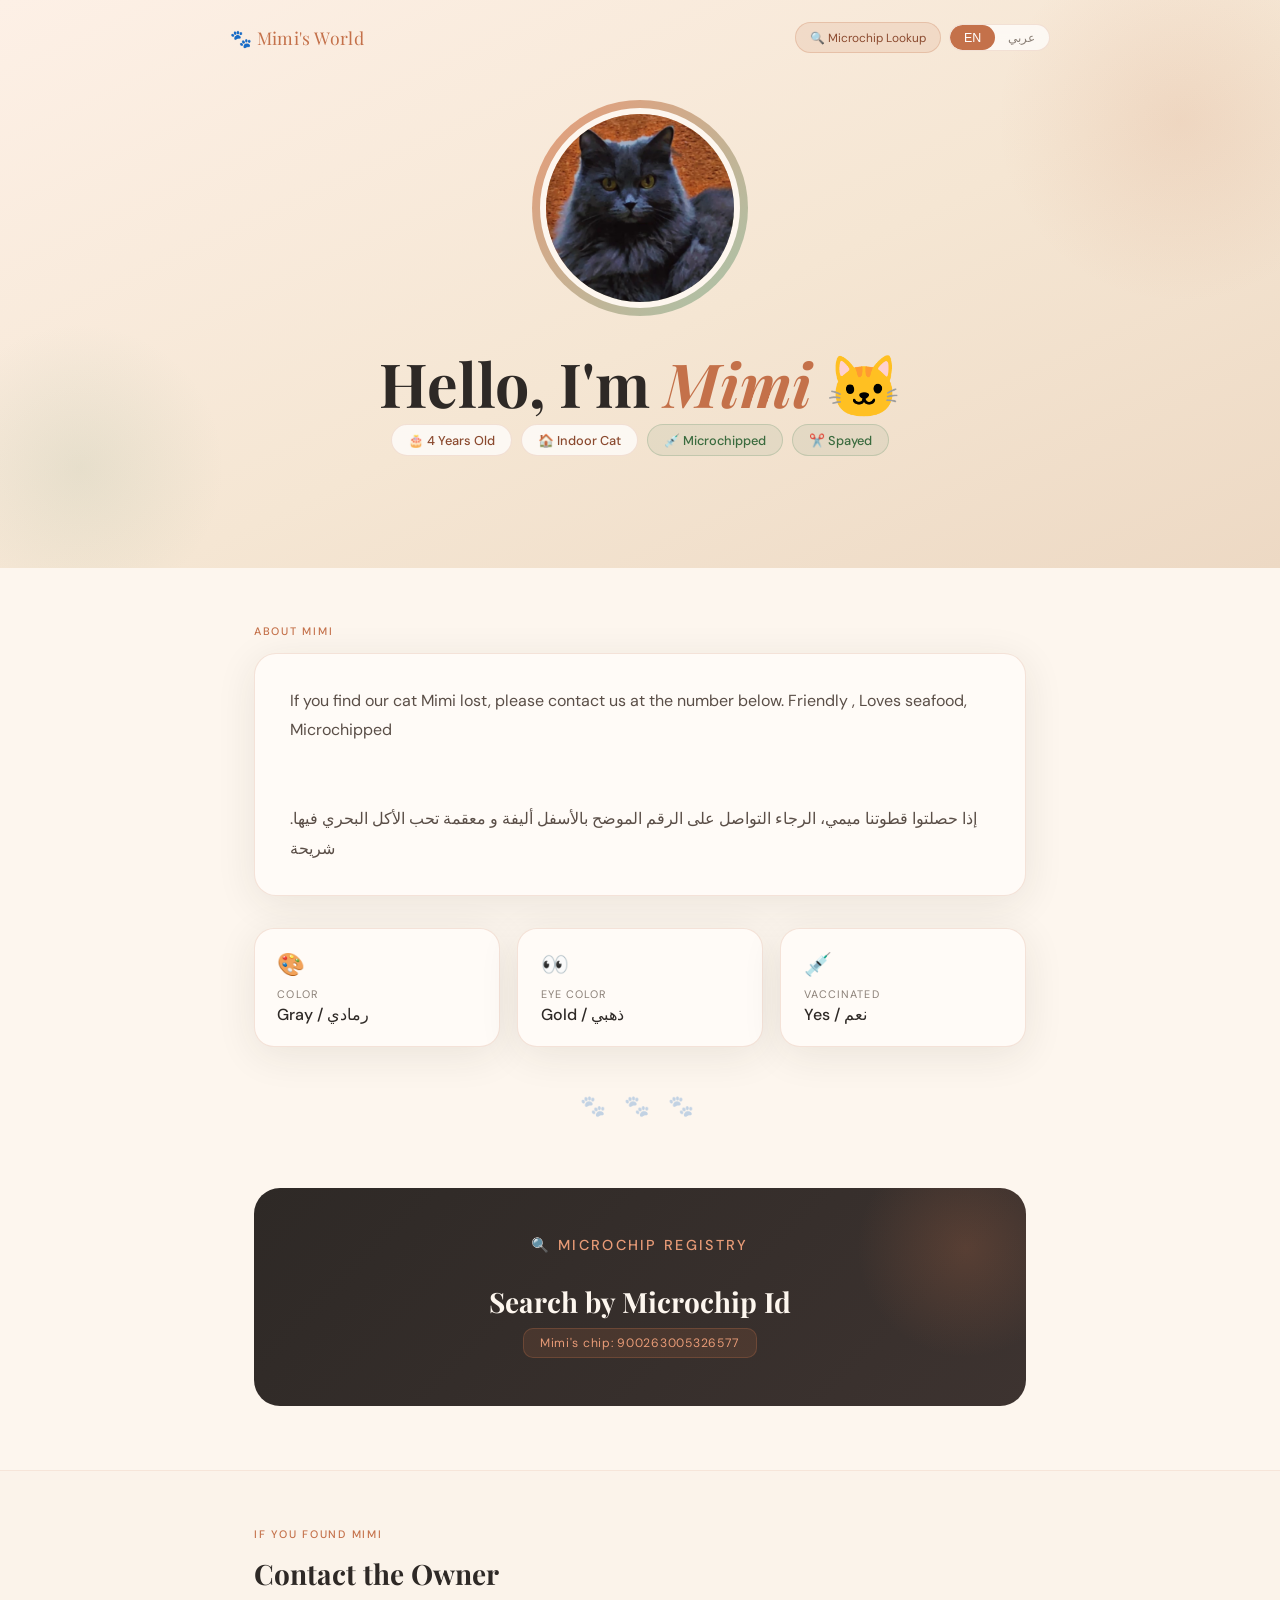
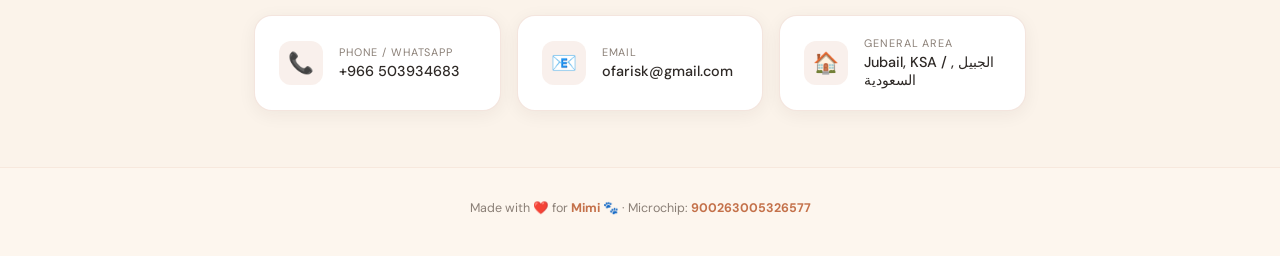
<file: index.html>
<!DOCTYPE html>
<html lang="en" dir="ltr">
<head>
<meta charset="UTF-8">
<meta name="viewport" content="width=device-width, initial-scale=1.0">
<meta name="description"
content="Lost cat Mimi. Microchip number 900263005326577. Contact owner if found.">
  <meta name="description"
content="900263005326577">
<title>
Mimi 🐱 | Microchip 900263005326577 | Lost Cat
</title>
<link href="https://fonts.googleapis.com/css2?family=Playfair+Display:ital,wght@0,400;0,700;1,400&family=DM+Sans:wght@300;400;500&family=Noto+Naskh+Arabic:wght@400;500;600;700&display=swap" rel="stylesheet">
<link rel="stylesheet" href="style.css">
<link rel="icon" type="image/png" href="ICONCAT.png">
  
</head>
<body>


<!-- ── HERO ──────────────────────────────────── -->
<section class="hero">
  <nav class="nav">
    <span class="nav-brand" id="navBrand">🐾 Mimi's World</span>
    <div class="nav-right">
      <a href="#chip-lookup" class="nav-chip" id="navChip">🔍 Microchip Lookup</a>
      <!-- Language Toggle -->
      <div class="lang-toggle">
        <button class="lang-opt active" id="btnEN" onclick="setLang('en')">EN</button>
        <button class="lang-opt" id="btnAR" onclick="setLang('ar')">عربي</button>
      </div>
    </div>
  </nav>

  <!-- Profile photo -->
  <div class="photo-ring">
    <img id="catPhotoImg" class="cat-photo" src="FrontImg_20250105235235818.jpg" alt="Mimi">
    </div>
  
  <h1 id="heroTitle">Hello, I'm <em>Mimi</em> 🐱</h1>
  <div class="badge-row">
    <span class="badge"> <span id="badgeAge" contenteditable="false">🎂 4 Years Old</span></span>
    <span class="badge"> <span id="badgeLife" contenteditable="false">🏠 Indoor Cat</span></span>
    <span class="badge green" id="badgeChip">💉 Microchipped</span>
    <span class="badge green"> <span id="badgeFixed" contenteditable="false">✂️ Spayed</span></span>
  </div>
</section>


<!-- ── ABOUT ──────────────────────────────────── -->
<section class="section">
  <p class="section-label" id="labelAbout">About Mimi</p>
  <div class="story-card">
    <p class="story-text" id="storyText" contenteditable="false">
If you find our cat Mimi lost, please contact us at the number below.
 Friendly , Loves seafood, Microchipped<br><br><br>
      
.إذا حصلتوا قطوتنا ميمي، الرجاء التواصل على الرقم الموضح بالأسفل

 أليفة و معقمة
 تحب الأكل البحري
 فيها شريحة
    </p>
  </div>

  <div class="cards-grid">
    <div class="card">
      <div class="card-icon">🎨</div>
      <div class="card-label" id="labelColor">Color</div>
      <div class="card-value" id="valColor" contenteditable="false">Gray / رمادي</div>
    </div>
    <div class="card">
      <div class="card-icon">👀</div>
      <div class="card-label" id="labelEyes">Eye Color</div>
      <div class="card-value" id="valEyes" contenteditable="false">Gold / ذهبي</div>
    </div>
    <div class="card">
      <div class="card-icon">💉</div>
      <div class="card-label" id="labelVaccine">Vaccinated</div>
      <div class="card-value" id="valVaccine" contenteditable="false">Yes / نعم </div>
    </div>
  </div>

  <div class="paw-divider">🐾 🐾 🐾</div>
</section>

<!-- ── MICROCHIP LOOKUP ───────────────────────── -->
<div class="chip-wrap" id="chip-lookup">
  <div class="chip-section">
    <p class="section-label" id="labelChipSec">🔍 Microchip Registry</p>
    <h2 id="chipTitle"> Search by Microchip Id</h2>

    <div class="chip-badge" id="chipBadge">Mimi's chip: 900263005326577</div>

    <div class="search-result" id="searchResult">
      <div class="result-header">
        <span class="result-icon" id="resultIcon"></span>
        <div>
          <div class="result-title" id="resultTitle"></div>
          <div class="result-sub" id="resultSub"></div>
        </div>
      </div>
      <div class="result-grid" id="resultGrid"></div>
    </div>
  </div>
</div>

<section class="contact-section">
  <div class="section">
    <p class="section-label" id="labelContact">If you found Mimi</p>
    <h2 class="section-title" id="titleContact" style="margin-bottom:1.4rem">Contact the Owner</h2>

    <div class="contact-grid" id="contactGrid">
      <a class="contact-card" href="#" id="phoneCard">
        <div class="contact-icon">📞</div>
        <div>
          <div class="contact-label" id="cLabelPhone">Phone / WhatsApp</div>
          <div class="contact-value" id="cValPhone" contenteditable="false" ">+966 503934683</div>
        </div>
      </a>
      <a class="contact-card" href="#" id="emailCard">
        <div class="contact-icon">📧</div>
        <div>
          <div class="contact-label" id="cLabelEmail">Email</div>
          <div class="contact-value" id="cValEmail" contenteditable="false" ">ofarisk@gmail.com</div>
        </div>
      </a>
      <div class="contact-card">
        <div class="contact-icon">🏠</div>
        <div>
          <div class="contact-label" id="cLabelArea">General Area</div>
          <div class="contact-value" id="cValArea" contenteditable="false">Jubail, KSA / الجبيل , السعودية</div>
        </div>
      </div>
    </div>

   
</section>


<footer>
  Made with ❤️ for <strong>Mimi</strong> 🐾 · Microchip: <strong>900263005326577</strong>
</footer>

<script>

const T = {
  en: {
    title: "Mimi 🐱 — Cat Profile & Microchip Lookup",
    navBrand: "🐾 Mimi's World",
    navChip: "🔍 Microchip Lookup",
    heroTitle: "Hello, I'm <em>Mimi</em> 🐱",
     badgeFixed: "✂️ Spayed",
     badgeLife: "🏠 Indoor Cat",
    badgeAge: "🎂 4 Years Old",
    badgeChip: "💉 Microchipped",
    labelAbout: "About Mimi",
    labelColor: "Color",
    labelEyes: "Eye Color",
    labelVaccine: "Vaccinated",
    labelContact: "If you found Mimi",
    titleContact: "Contact the Owner",
    cLabelPhone: "Phone / WhatsApp",
    cLabelEmail: "Email",
    cLabelArea: "General Area",
    
  },
  ar: {
    title: "ميمي 🐱 — ملف القطة والبحث بالشريحة",
    navBrand: "🐾 عالم ميمي",
    navChip: "🔍 البحث بالشريحة",
    heroTitle: "مرحباً، أنا <em>ميمي</em> 🐱",
     badgeFixed: "✂️ معقمه",
     badgeLife: "🏠 قطة منزلية",
    badgeAge: "🎂 عمر 4 سنوات",
    badgeChip: "💉 مزروع شريحة",
    labelAbout: "عن ميمي",
    labelColor: "اللون",
    labelEyes: "لون العيون",
    labelVaccine: "التطعيم",
    labelContact: "إذا وجدتِ ميمي",
    titleContact: "تواصل مع المالك",
    cLabelPhone: "الهاتف / واتساب",
    cLabelEmail: "البريد الإلكتروني",
    cLabelArea: "المنطقة العامة",
   
  }
};

let currentLang = localStorage.getItem('mimiLang') || 'en';

function setLang(lang) {
  currentLang = lang;
  localStorage.setItem('mimiLang', lang);

  const html = document.documentElement;
  html.lang = lang;
  html.dir = lang === 'ar' ? 'rtl' : 'ltr';

  document.getElementById('btnEN').classList.toggle('active', lang === 'en');
  document.getElementById('btnAR').classList.toggle('active', lang === 'ar');

  const t = T[lang];
  document.title = t.title;

  const ids = [
    'navBrand',
    'navChip',
    'badgeAge',
    'badgeFixed',
    'badgeLife',
    'badgeChip',
    'labelAbout',
    'labelColor',
    'labelEyes',
    'labelVaccine',
    'labelContact',
    'titleContact',
    'cLabelPhone',
    'cLabelEmail',
    'cLabelArea',
    'rewardNote'
  ];

  ids.forEach(id => {
    const el = document.getElementById(id);
    if (el && t[id] !== undefined) {
      el.textContent = t[id];
    }
  });

  document.getElementById('heroTitle').innerHTML = t.heroTitle;
}


setLang(currentLang);
</script>
</body>
</html>
</file>
<file: style.css>
*, *::before, *::after { box-sizing: border-box; margin: 0; padding: 0; }

:root {
  --cream: #FDF6EE;
  --warm-white: #FFFBF7;
  --sand: #F2E8D9;
  --terra: #C4714A;
  --terra-light: #E89B77;
  --terra-dark: #8B4A2F;
  --sage: #7A9E7E;
  --sage-light: #A8C5AB;
  --charcoal: #2E2926;
  --mid: #5A4E47;
  --warm-gray: #8A7F76;
  --light-border: rgba(196,113,74,0.18);
  --shadow: 0 8px 40px rgba(46,41,38,0.09);
  --radius: 20px;
}

html { scroll-behavior: smooth; }

body {
  font-family: 'DM Sans', sans-serif;
  background: var(--cream);
  color: var(--charcoal);
  min-height: 100vh;
  overflow-x: hidden;
  transition: direction 0s;
}

html[lang="ar"] body,
html[lang="ar"] button,
html[lang="ar"] input,
html[lang="ar"] textarea {
  font-family: 'Noto Naskh Arabic', serif;
}
html[lang="ar"] .hero h1,
html[lang="ar"] .section-title {
  font-family: 'Noto Naskh Arabic', serif;
  font-style: normal;
}
html[lang="ar"] .nav-brand { font-family: 'Noto Naskh Arabic', serif; }
html[lang="ar"] .section-label { letter-spacing: 0; }
html[lang="ar"] .card-label { letter-spacing: 0; text-transform: none; }

/* ── LANGUAGE TOGGLE ─────────────────────────── */
.lang-toggle {
  display: flex;
  align-items: center;
  background: rgba(255,255,255,0.7);
  border: 1px solid var(--light-border);
  border-radius: 50px;
  overflow: hidden;
  backdrop-filter: blur(6px);
}
.lang-opt {
  padding: 0.38rem 0.85rem;
  font-size: 0.78rem;
  font-weight: 500;
  cursor: pointer;
  color: var(--warm-gray);
  transition: all 0.2s;
  border: none;
  background: none;
  line-height: 1;
}
.lang-opt.active {
  background: var(--terra);
  color: white;
  border-radius: 50px;
}

/* ── HERO ────────────────────────────────────── */
.hero {
  background: linear-gradient(155deg, #FDF0E6 0%, #F5E6D3 55%, #EDD9C4 100%);
  padding: 0 1.5rem 5rem;
  text-align: center;
  position: relative;
  overflow: hidden;
}
.hero::before {
  content: '';
  position: absolute;
  top: -70px; right: -90px;
  width: 380px; height: 380px;
  background: radial-gradient(circle, rgba(196,113,74,0.13) 0%, transparent 68%);
  border-radius: 50%;
}
.hero::after {
  content: '';
  position: absolute;
  bottom: -50px; left: -70px;
  width: 300px; height: 300px;
  background: radial-gradient(circle, rgba(122,158,126,0.13) 0%, transparent 68%);
  border-radius: 50%;
}

/* ── NAV ─────────────────────────────────────── */
.nav {
  display: flex;
  justify-content: space-between;
  align-items: center;
  padding: 1.4rem 0;
  max-width: 820px;
  margin: 0 auto;
  position: relative;
  z-index: 10;
  gap: 0.6rem;
  flex-wrap: wrap;
}
.nav-brand {
  font-family: 'Playfair Display', serif;
  font-size: 1.1rem;
  color: var(--terra);
  letter-spacing: 0.02em;
}
.nav-right { display: flex; align-items: center; gap: 0.5rem; flex-wrap: wrap; }

.nav-chip {
  font-size: 0.74rem;
  background: rgba(196,113,74,0.12);
  color: var(--terra-dark);
  padding: 0.4rem 0.9rem;
  border-radius: 50px;
  border: 1px solid rgba(196,113,74,0.25);
  text-decoration: none;
  transition: all 0.2s;
}
.nav-chip:hover { background: var(--terra); color: white; }

/* ── PHOTO ───────────────────────────────────── */
.photo-ring {
  position: relative;
  display: inline-block;
  margin: 2rem auto 1.4rem;
  z-index: 1;
}
.photo-ring::before {
  content: '';
  position: absolute;
  inset: -8px;
  border-radius: 50%;
  background: linear-gradient(135deg, var(--terra-light), var(--sage-light));
  z-index: -1;
}
.cat-photo {
  width: 200px; height: 200px;
  border-radius: 50%;
  object-fit: cover;
  border: 6px solid var(--cream);
  display: block;
  cursor: pointer;
  transition: transform 0.3s;
}
.cat-photo:hover { transform: scale(1.03); }

/* ── HERO TEXT ───────────────────────────────── */
.hero h1 {
  font-family: 'Playfair Display', serif;
  font-size: clamp(2.4rem, 6vw, 3.8rem);
  font-weight: 700;
  color: var(--charcoal);
  line-height: 1.15;
  margin-bottom: 0.4rem;
  margin-top: 0.8rem;
}
.hero h1 em { font-style: italic; color: var(--terra); }

.badge-row {
  display: flex;
  gap: 0.55rem;
  justify-content: center;
  flex-wrap: wrap;
  margin-bottom: 2rem;
}
.badge {
  padding: 0.42rem 1rem;
  border-radius: 50px;
  font-size: 0.8rem;
  font-weight: 500;
  background: rgba(255,255,255,0.72);
  border: 1px solid var(--light-border);
  color: var(--terra-dark);
}
.badge.green {
  background: rgba(122,158,126,0.12);
  border-color: rgba(122,158,126,0.32);
  color: #3A6B3E;
}

/* ── SECTIONS ────────────────────────────────── */
.section { max-width: 820px; margin: 0 auto; padding: 3.5rem 1.5rem; }

.section-label {
  font-size: 0.68rem;
  text-transform: uppercase;
  letter-spacing: 0.16em;
  color: var(--terra);
  margin-bottom: 0.9rem;
  font-weight: 500;
}
.section-title {
  font-family: 'Playfair Display', serif;
  font-size: 1.75rem;
  font-weight: 700;
  color: var(--charcoal);
  margin-bottom: 1.8rem;
}

/* ── STORY CARD ──────────────────────────────── */
.story-card {
  background: var(--warm-white);
  border: 1px solid var(--light-border);
  border-radius: 22px;
  padding: 2rem 2.2rem;
  box-shadow: var(--shadow);
  margin-bottom: 2rem;
}
.story-text { font-size: 1rem; line-height: 1.85; color: var(--mid); }

/* ── INFO CARDS ──────────────────────────────── */
.cards-grid {
  display: grid;
  grid-template-columns: repeat(auto-fit, minmax(185px, 1fr));
  gap: 1.1rem;
  margin-bottom: 2rem;
}
.card {
  background: var(--warm-white);
  border: 1px solid var(--light-border);
  border-radius: var(--radius);
  padding: 1.3rem 1.4rem;
  box-shadow: var(--shadow);
  transition: transform 0.25s, box-shadow 0.25s;
}
.card:hover { transform: translateY(-3px); box-shadow: 0 14px 44px rgba(46,41,38,0.13); }
.card-icon { font-size: 1.4rem; margin-bottom: 0.5rem; }
.card-label { font-size: 0.68rem; text-transform: uppercase; letter-spacing: 0.1em; color: var(--warm-gray); margin-bottom: 0.2rem; }
.card-value { font-size: 1rem; font-weight: 500; color: var(--charcoal); }

/* ── MICROCHIP SECTION ───────────────────────── */
.chip-wrap { max-width: 820px; margin: 0 auto 4rem; padding: 0 1.5rem; }

.chip-section {
  background: linear-gradient(135deg, #2E2926 0%, #3D3330 100%);
  border-radius: 26px;
  padding: 3rem 2rem;
  text-align: center;
  position: relative;
  overflow: hidden;
}
.chip-section::before {
  content: '';
  position: absolute;
  top: -50px; right: -50px;
  width: 220px; height: 220px;
  background: radial-gradient(circle, rgba(196,113,74,0.22) 0%, transparent 70%);
  border-radius: 50%;
}
.chip-section .section-label { color: var(--terra-light); }
.chip-section h2 {
  font-family: 'Playfair Display', serif;
  font-size: 1.75rem;
  color: #FDF6EE;
  margin-bottom: 0.5rem;
}
html[lang="ar"] .chip-section h2 { font-family: 'Noto Naskh Arabic', serif; }
.chip-section > p { color: rgba(253,246,238,0.58); font-size: 0.9rem; margin-bottom: 1.8rem; }

.chip-badge {
  display: inline-block;
  background: rgba(196,113,74,0.14);
  border: 1px solid rgba(196,113,74,0.28);
  border-radius: 10px;
  padding: 0.38rem 1rem;
  font-size: 0.76rem;
  color: var(--terra-light);
  letter-spacing: 0.06em;
}

.search-result {
  margin-top: 1.4rem;
  border-radius: 16px;
  padding: 1.4rem 1.5rem;
  text-align: left;
  display: none;
  animation: fadeUp 0.3s ease;
}
html[lang="ar"] .search-result { text-align: right; }
.search-result.found { background: rgba(122,158,126,0.1); border: 1px solid rgba(122,158,126,0.45); }
.search-result.not-found { background: rgba(196,113,74,0.08); border: 1px solid rgba(196,113,74,0.35); }

.result-header { display: flex; align-items: center; gap: 0.8rem; margin-bottom: 1rem; }
.result-icon { font-size: 1.5rem; }
.result-title { font-size: 1rem; font-weight: 600; color: #FDF6EE; }
.result-sub { font-size: 0.78rem; color: rgba(253,246,238,0.5); margin-top: 0.1rem; }

.result-grid { display: grid; grid-template-columns: 1fr 1fr; gap: 0.75rem; }

/* ── CONTACT ─────────────────────────────────── */
.contact-section {
  background: #FBF3EA;
  border-top: 1px solid rgba(196,113,74,0.1);
}
.contact-grid {
  display: grid;
  grid-template-columns: repeat(auto-fit, minmax(220px, 1fr));
  gap: 1rem;
}
.contact-card {
  background: white;
  border: 1px solid var(--light-border);
  border-radius: 18px;
  padding: 1.3rem 1.5rem;
  display: flex;
  align-items: center;
  gap: 1rem;
  box-shadow: 0 4px 18px rgba(46,41,38,0.06);
  text-decoration: none;
  color: inherit;
  transition: transform 0.2s, box-shadow 0.2s;
}
.contact-card:hover { transform: translateY(-2px); box-shadow: 0 8px 28px rgba(46,41,38,0.11); }
.contact-icon {
  width: 44px; height: 44px;
  border-radius: 12px;
  background: rgba(196,113,74,0.1);
  display: flex; align-items: center; justify-content: center;
  font-size: 1.3rem;
  flex-shrink: 0;
}
.contact-label { font-size: 0.68rem; text-transform: uppercase; letter-spacing: 0.08em; color: var(--warm-gray); margin-bottom: 0.15rem; }
html[lang="ar"] .contact-label { text-transform: none; letter-spacing: 0; }
.contact-value { font-size: 0.9rem; font-weight: 500; color: var(--charcoal); word-break: break-all; }

.reward-note { margin-top: 1.4rem; font-size: 0.82rem; color: var(--warm-gray); text-align: center; }

/* ── FOOTER ──────────────────────────────────── */
footer {
  text-align: center;
  padding: 2rem 1rem 2.5rem;
  font-size: 0.78rem;
  color: var(--warm-gray);
  border-top: 1px solid rgba(196,113,74,0.1);
}
footer strong { color: var(--terra); }
.host-links { margin-top: 0.4rem; font-size: 0.7rem; opacity: 0.6; }
.host-links a { color: var(--terra); text-decoration: none; }

/* ── MISC ─────────────────────────────────────── */
.paw-divider { text-align: center; font-size: 1.3rem; padding: 0.8rem 0; opacity: 0.25; letter-spacing: 6px; }

@keyframes fadeUp {
  from { opacity: 0; transform: translateY(10px); }
  to   { opacity: 1; transform: translateY(0); }
}

@media (max-width: 520px) {
  .result-grid { grid-template-columns: 1fr; }
  .chip-section { padding: 2.2rem 1.2rem; }
  .story-card { padding: 1.5rem 1.2rem; }
  .hero h1 { font-size: 2rem; }
}
</file>
